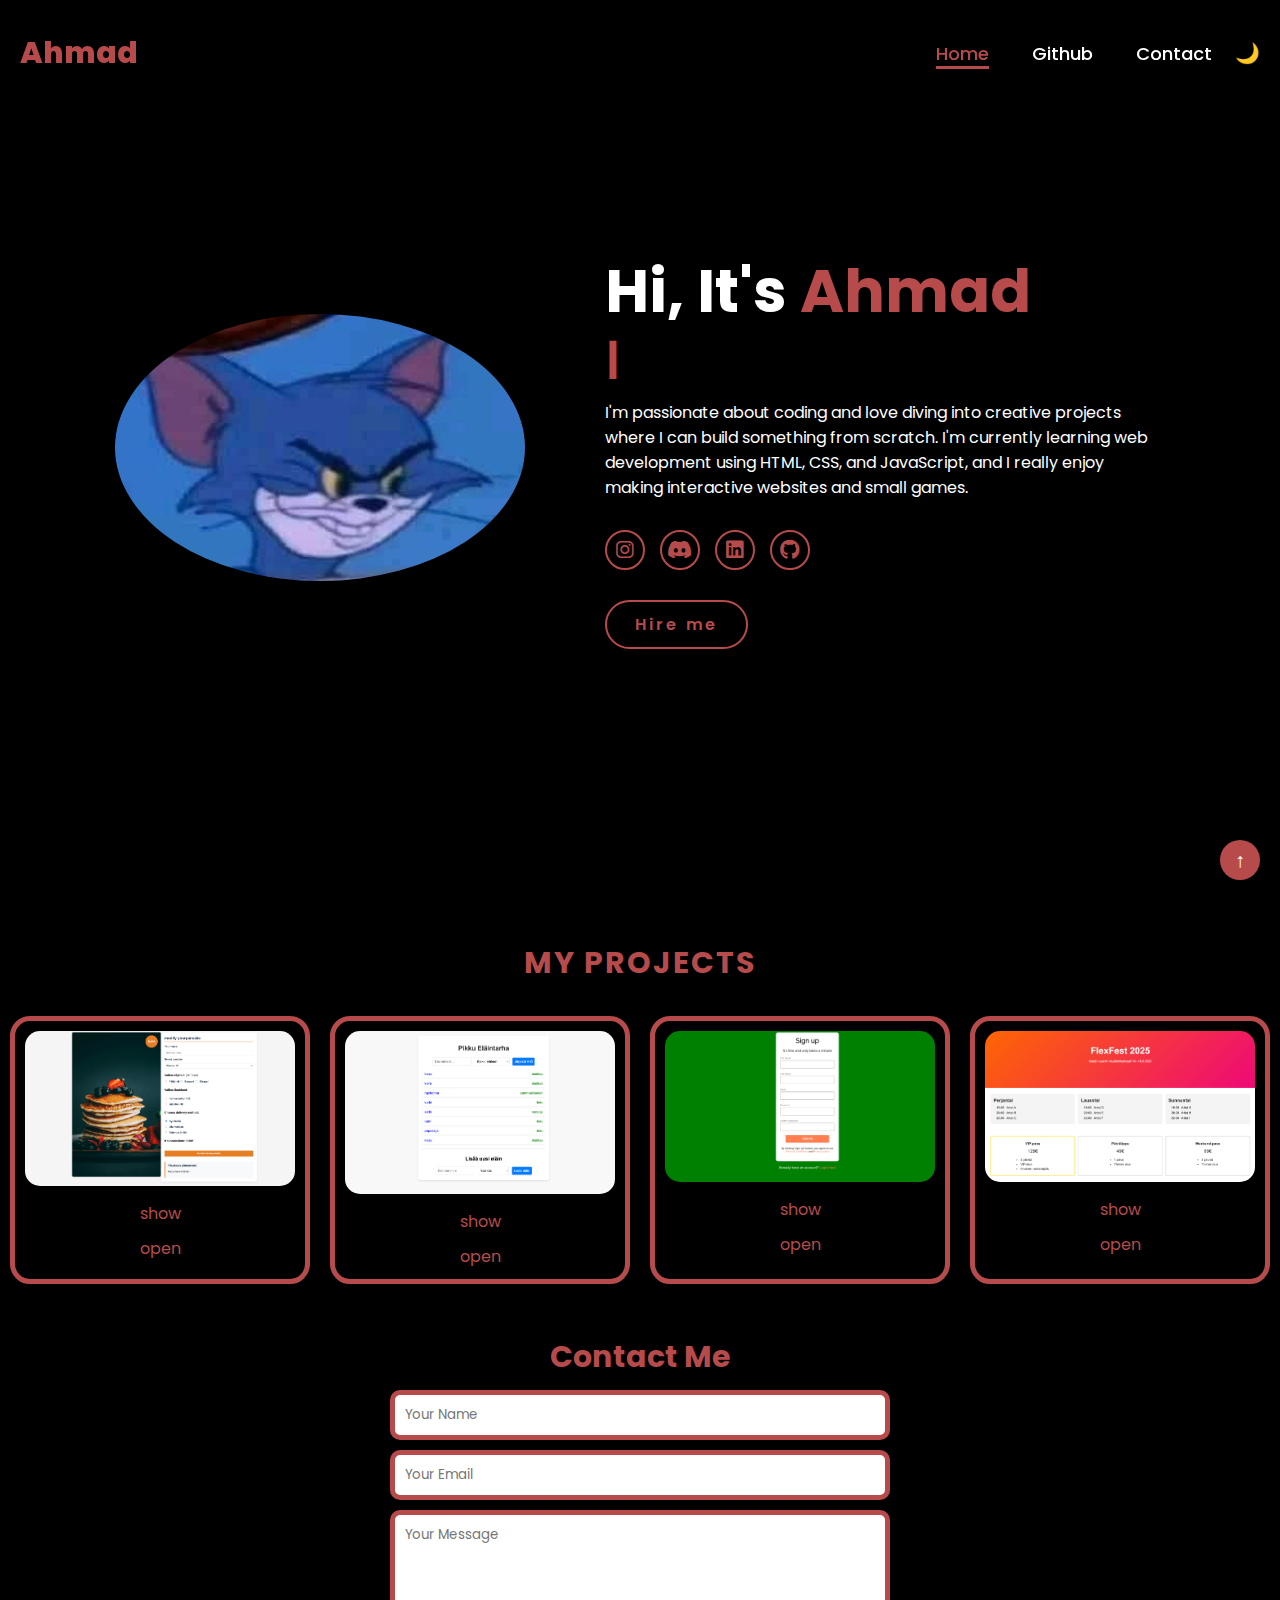
<file: index.html>
<!DOCTYPE html>
<html lang="en">
  <head>
    <meta charset="UTF-8" />
    <meta name="viewport" content="width=device-width, initial-scale=1.0" />
    <link rel="icon" href="favicon.ico" type="image/x-icon" />
    <link
      rel="stylesheet"
      href="https://cdnjs.cloudflare.com/ajax/libs/font-awesome/6.7.2/css/all.min.css"
    />
    <link rel="stylesheet" href="style.css" />
    <link rel="stylesheet" href="picStyle.css" />
    <title>Portfolio Website</title>
  </head>
  <body>
    <header>
      <button id="menuToggle">☰</button>

      <a href="/index.html" class="logo">Ahmad</a>

      <nav>
        <a href="/index.html" class="active"> Home</a>
        <a href="https://github.com/Iflix0fox" target="_blank">Github</a>

        <a href="#contact">Contact</a>
        <button id="themeToggle">🌙</button>
      </nav>
    </header>

    <section class="home">
      <div class="home-img">
        <img src="./images/FB_IMG_1575885496693.jpg" alt="" />
      </div>

      <div class="home-content">
        <h1>Hi, It's <span>Ahmad</span></h1>
        <h3 class="typing-text">
          <span id="typed-text"></span><span class="cursor">|</span>
        </h3>

        <p>
          I'm passionate about coding and love diving into creative projects
          where I can build something from scratch. I'm currently learning web
          development using HTML, CSS, and JavaScript, and I really enjoy making
          interactive websites and small games.
        </p>

        <div class="social-icons">
          <a
            href="https://www.instagram.com/ah.4al?igsh=OWJpcWhiejZ1aXU%3D&utm_source=qr"
            target="_blank"
            ><i id="instagram" class="fa-brands fa-instagram"></i></a
          ><a
            href="https://discordapp.com/users/701776677386059826."
            target="_blank"
            ><i id="discordapp" class="fa-brands fa-discord"></i></a
          ><a
            href="https://www.linkedin.com/in/ahmad-al-azzawi-74bb8b357/"
            target="_blank"
            ><i class="fa-brands fa-linkedin"></i></a
          ><a href="https://github.com/Iflix0fox" target="_blank"
            ><i class="fa-brands fa-github"></i
          ></a>
        </div>

        <a href="#" class="btn">Hire me</a>
      </div>
    </section>

    <h1 class="myPorject">My projects</h1>
    <div class="galleria">
      <div class="pics">
        <img src="./images/pancake.png" alt="pancake" />
        <div class="links">
          <a href="#" class="open-modal" data-modal="modal1">show</a>
          <a href="./projects/pancake/index.html" target="_blank">open</a>
        </div>
      </div>

      <div class="pics">
        <img src="./images/zoo.png" alt="zoo" />
        <div class="links">
          <a href="#" class="open-modal" data-modal="modal2">show</a>
          <a href="./projects/zoo/index.html" target="_blank">open</a>
        </div>
      </div>

      <div class="pics">
        <img src="./images/signUp.png" alt="signup" />
        <div class="links">
          <a href="#" class="open-modal" data-modal="modal3">show</a>
          <a href="./projects/signUp/inex.html" target="_blank">open</a>
        </div>
      </div>

      <div class="pics">
        <img src="./images/flexFest.png" alt="flexfest" />
        <div class="links">
          <a href="#" class="open-modal" data-modal="modal4">show</a>
          <a href="./projects/flexFest/index.html" target="_blank">open</a>
        </div>
      </div>
    </div>

    <!-- All modals in one container -->
    <div class="modals">
      <div class="modal" id="modal1">
        <div class="modal-content">
          <span class="close">&times;</span>
          <h2>Pancake Project</h2>
          <p>Details about the Pancake project...</p>
          <img src="./images/pancake.png" alt="pancake" />
        </div>
      </div>

      <div class="modal" id="modal2">
        <div class="modal-content">
          <span class="close">&times;</span>
          <h2>Zoo Project</h2>
          <p>Details about the Zoo project...</p>
          <img src="./images/zoo.png" alt="zoo" />
        </div>
      </div>

      <div class="modal" id="modal3">
        <div class="modal-content">
          <span class="close">&times;</span>
          <h2>Sign up Project</h2>
          <p>Details about the sign up project...</p>
          <img src="./images/signUp.png" alt="zoo" />
        </div>
      </div>

      <div class="modal" id="modal4">
        <div class="modal-content">
          <span class="close">&times;</span>
          <h2>Flex fest Project</h2>
          <p>Details about the Flex fest project...</p>
          <img src="./images/flexFest.png" alt="zoo" />
        </div>
      </div>
    </div>

    <section id="contact">
      <h1>Contact Me</h1>
      <form action="https://formspree.io/f/xkgvrwkd" method="POST">
        <input type="text" name="name" placeholder="Your Name" required />
        <input type="email" name="email" placeholder="Your Email" required />
        <textarea
          name="message"
          rows="5"
          placeholder="Your Message"
          required
        ></textarea>
        <button type="submit">Send</button>
      </form>
      <p id="formMessage" style="display: none; color: #b74b4b">
        Thanks! I will contact you soon.
      </p>
    </section>

    <button id="backToTop">↑</button>

    <script src="script.js"></script>
  </body>
</html>
</file>
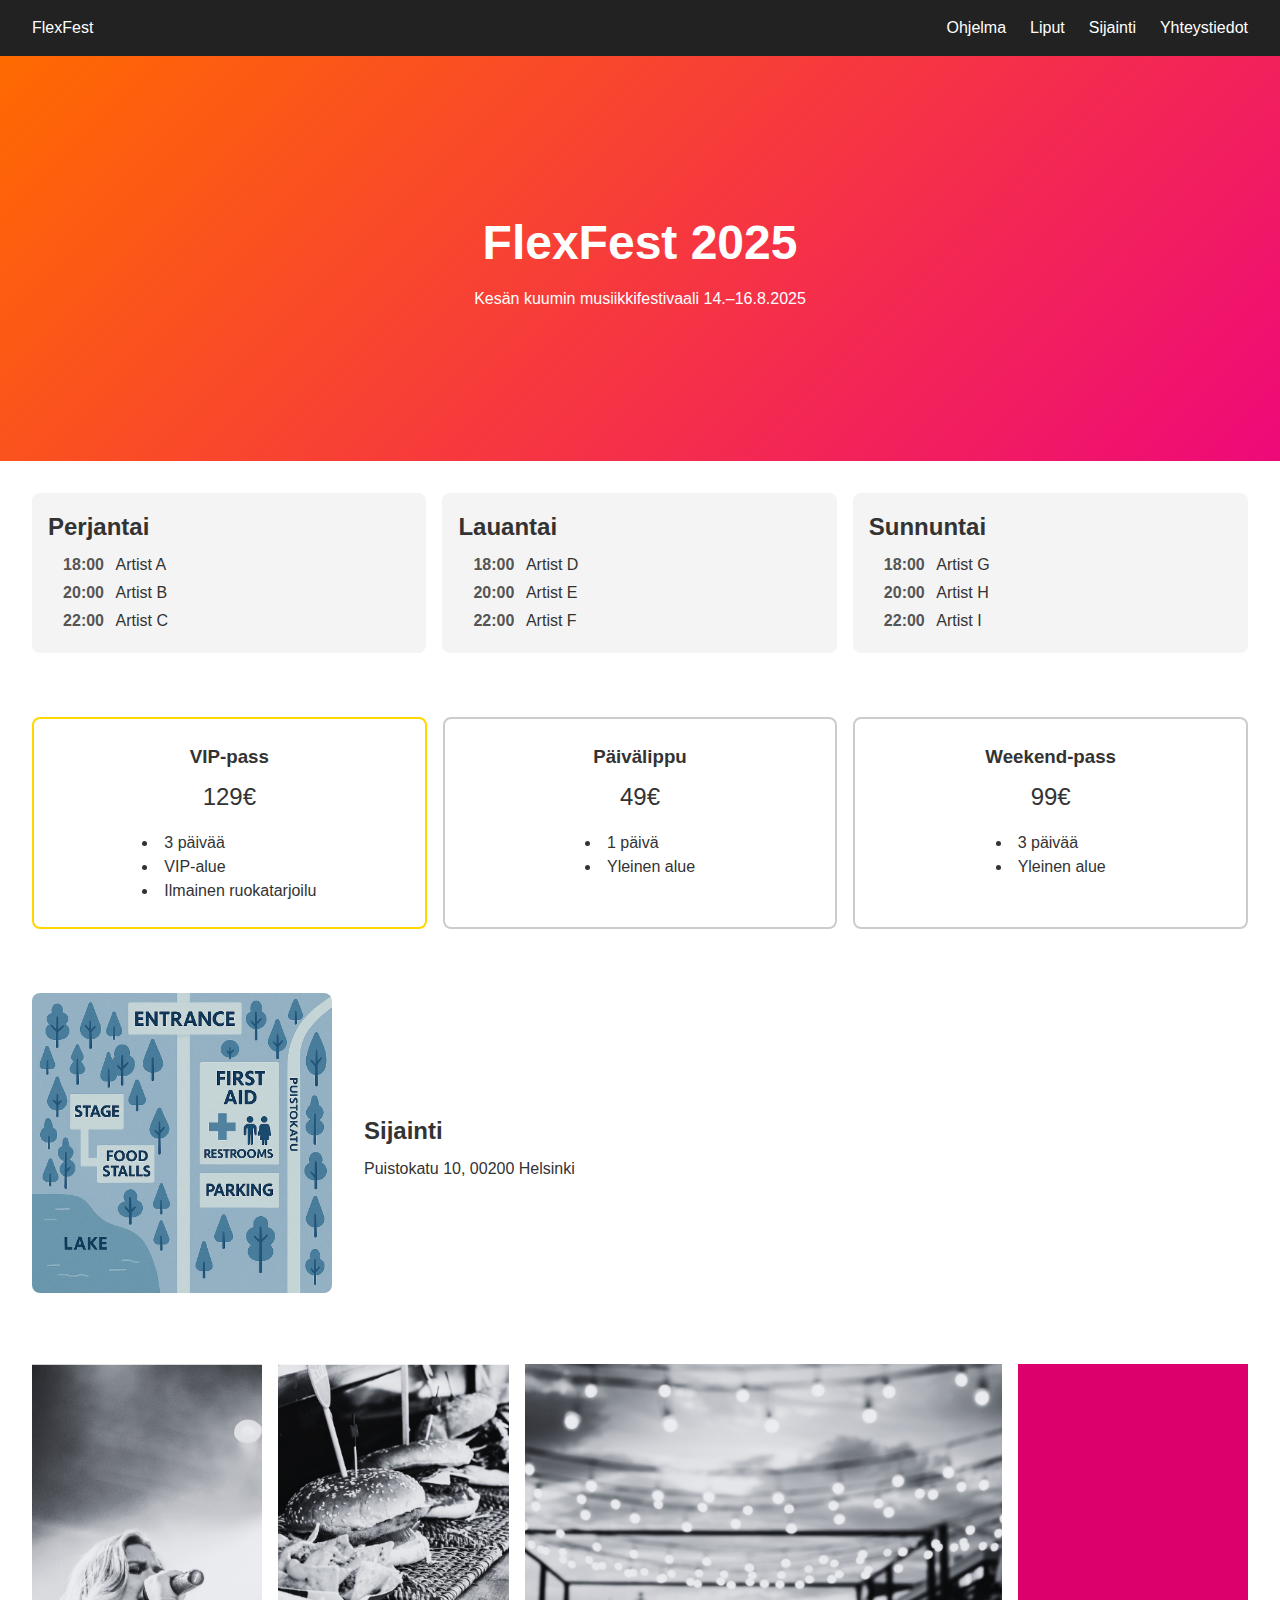
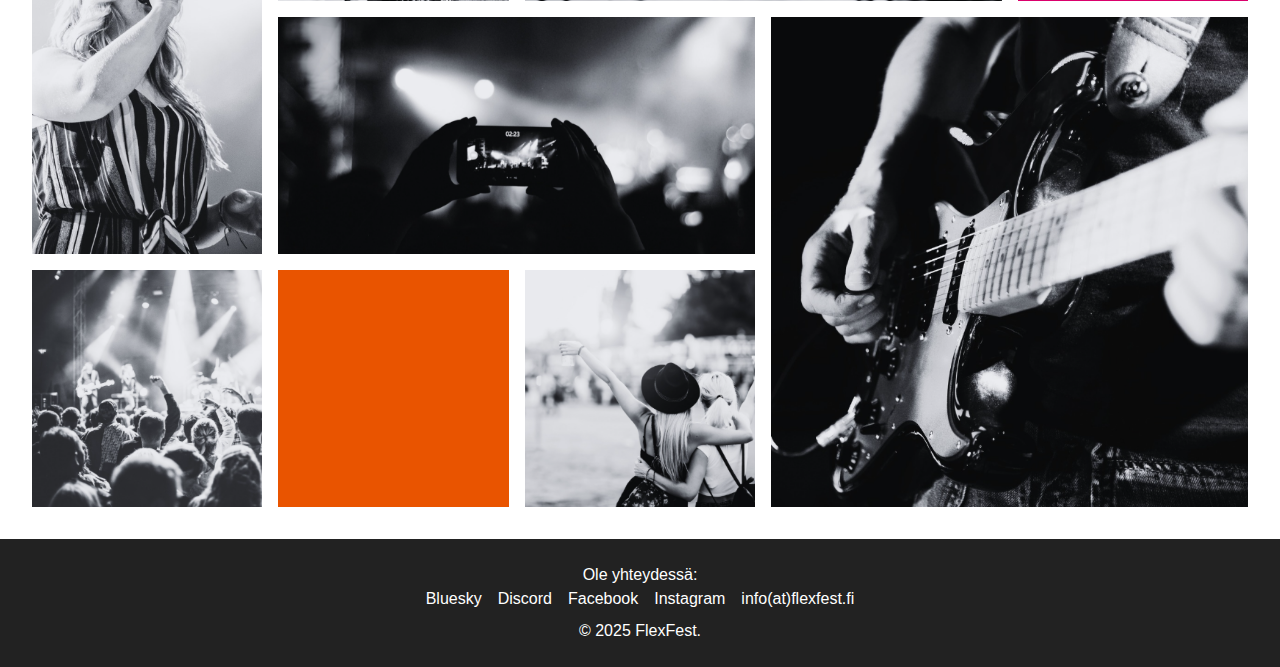
<file: projects/flexFest/index.html>
<!DOCTYPE html>
<html lang="fi">
  <head>
    <meta charset="UTF-8" />
    <meta name="viewport" content="width=device-width, initial-scale=1.0" />
    <title>FlexFest 2025</title>
    <link rel="stylesheet" href="styles.css" />
  </head>
  <body>
    <!-- HEADER & NAV -->
    <header class="header">
      <div class="logo">FlexFest</div>
      <nav class="nav">
        <a href="#ohjelma">Ohjelma</a>
        <a href="#liput">Liput</a>
        <a href="#sijainti">Sijainti</a>
        <a href="#yhteys">Yhteystiedot</a>
      </nav>
    </header>

    <main>
      <!-- HERO -->
      <section class="hero">
        <h1>FlexFest 2025</h1>
        <p>Kesän kuumin musiikkifestivaali 14.–16.8.2025</p>
      </section>

      <!-- OHJELMAKALENTERI -->
      <section id="ohjelma" class="calendar">
        <article class="day-card">
          <h2>Perjantai</h2>
          <div class="artist"><span class="time">18:00</span> Artist A</div>
          <div class="artist"><span class="time">20:00</span> Artist B</div>
          <div class="artist"><span class="time">22:00</span> Artist C</div>
        </article>
        <article class="day-card">
          <h2>Lauantai</h2>
          <div class="artist"><span class="time">18:00</span> Artist D</div>
          <div class="artist"><span class="time">20:00</span> Artist E</div>
          <div class="artist"><span class="time">22:00</span> Artist F</div>
        </article>
        <article class="day-card">
          <h2>Sunnuntai</h2>
          <div class="artist"><span class="time">18:00</span> Artist G</div>
          <div class="artist"><span class="time">20:00</span> Artist H</div>
          <div class="artist"><span class="time">22:00</span> Artist I</div>
        </article>
      </section>

      <!-- LIPPUPAKETIT -->
      <section id="liput" class="tickets">
        <article class="ticket-card">
          <h3>Päivälippu</h3>
          <p>49€</p>
          <ul>
            <li>1 päivä</li>
            <li>Yleinen alue</li>
          </ul>
        </article>
        <article class="ticket-card vip">
          <h3>VIP-pass</h3>
          <p>129€</p>
          <ul>
            <li>3 päivää</li>
            <li>VIP-alue</li>
            <li>Ilmainen ruokatarjoilu</li>
          </ul>
        </article>
        <article class="ticket-card">
          <h3>Weekend-pass</h3>
          <p>99€</p>
          <ul>
            <li>3 päivää</li>
            <li>Yleinen alue</li>
          </ul>
        </article>
      </section>

      <!-- SIJAINTI -->
      <section id="sijainti" class="location">
        <aside class="map">
          <img src="festivaalialue.png" alt="Kartta festivaalialueesta" />
        </aside>
        <div class="address">
          <h2>Sijainti</h2>
          <p>Puistokatu 10, 00200 Helsinki</p>
        </div>
      </section>
    </main>

    <!-- FOOTER -->
    <section class="colloction">
      <section class="colection">
        <img src="./kuvat/kuva1.png" class="images size_1x2" alt="kuva" />
        <img src="./kuvat/kuva2.png" class="images size_1x1" alt="kuva" />
        <img src="./kuvat/kuva3.png" class="images size_2x1" alt="kuva" />
        <img src="./kuvat/kuva4.png" class="images size_1x1" alt="kuva" />
        <img src="./kuvat/kuva5.png" class="images size_2x1" alt="kuva" />
        <img src="./kuvat/kuva6.png" class="images size_2x2" alt="kuva" />
        <img src="./kuvat/kuva7.png" class="images size_1x1" alt="kuva" />
        <img src="./kuvat/kuva8.png" class="images size_1x1" alt="kuva" />
        <img src="./kuvat/kuva9.png" class="images size_1x1" alt="kuva" />
      </section>
    </section>
    <footer class="footer" id="yhteys">
      Ole yhteydessä:
      <div class="social">
        <a href="#">Bluesky </a>
        <a href="#">Discord</a>
        <a href="#">Facebook</a>
        <a href="#">Instagram</a>
        <a href="#">info(at)flexfest.fi</a>
      </div>
      <p>© 2025 FlexFest.</p>
    </footer>
  </body>
</html>
</file>
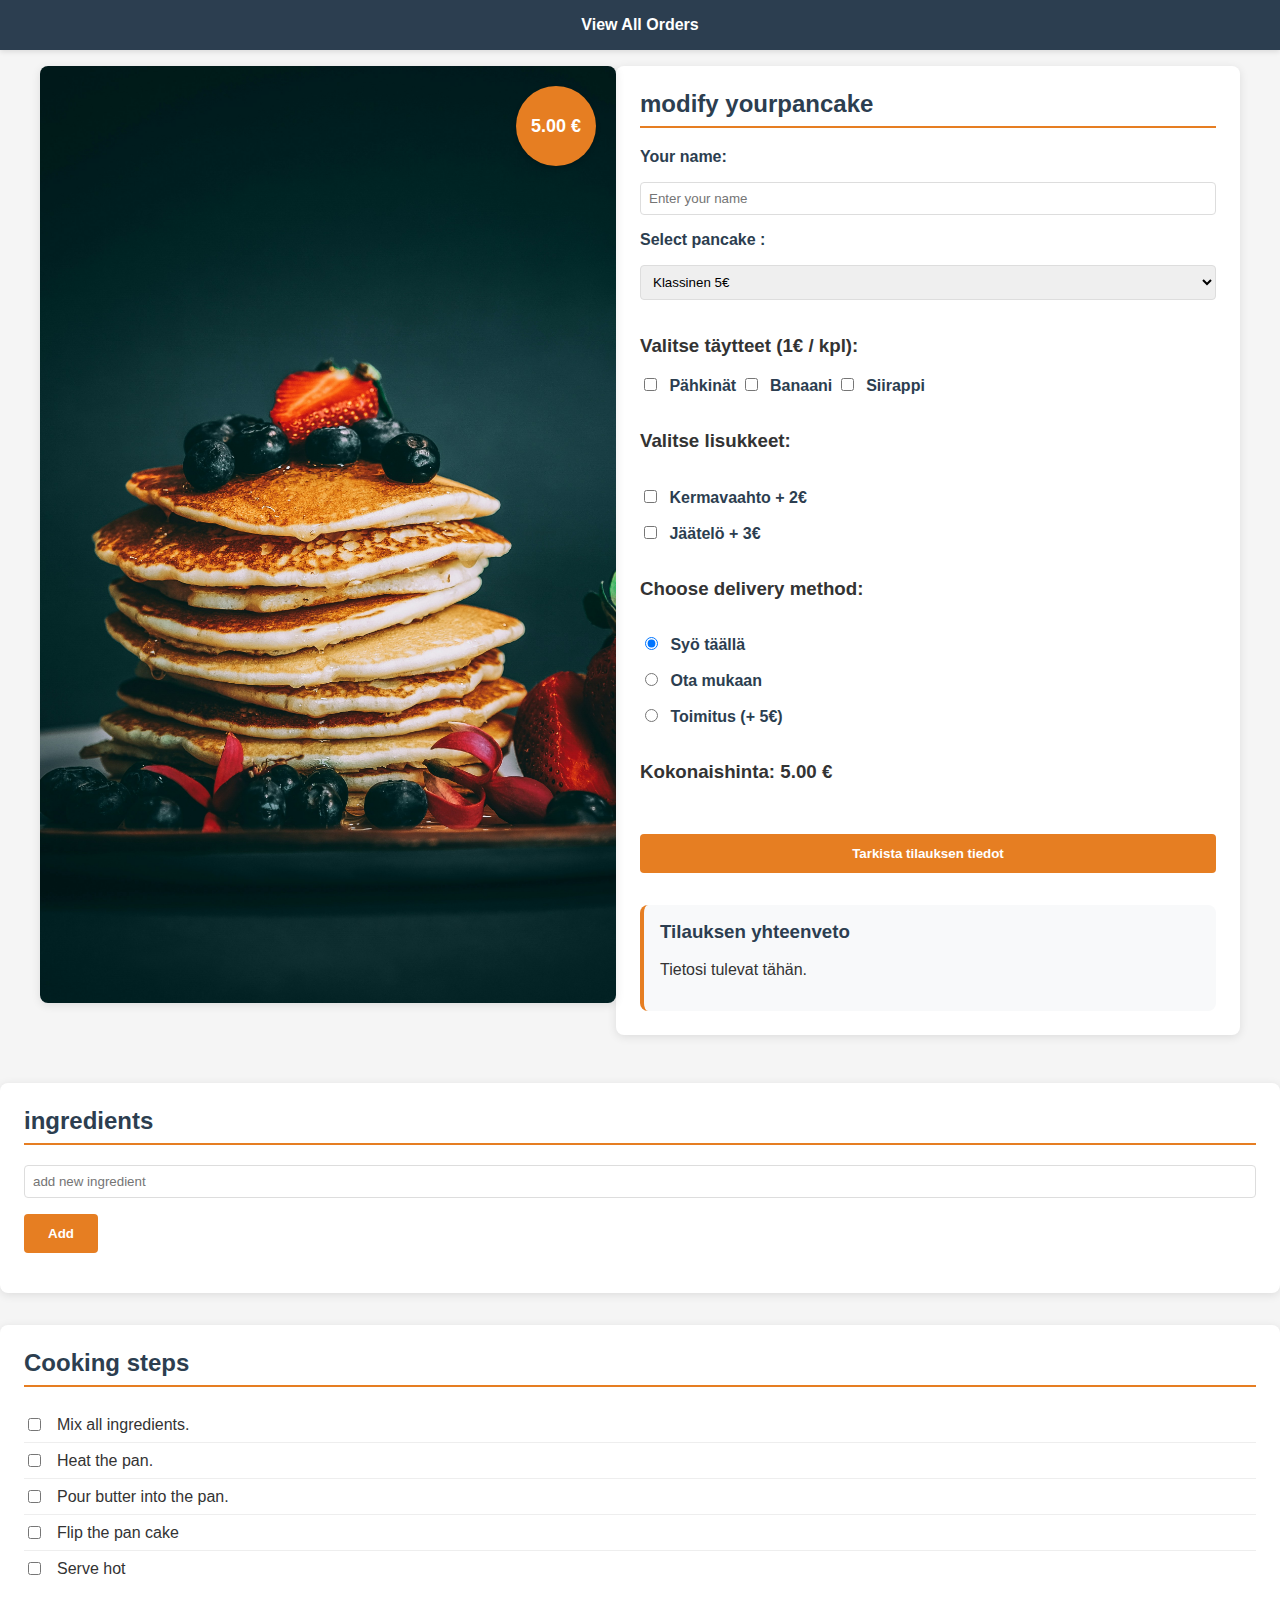
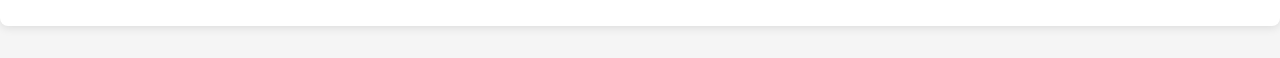
<file: projects/pancake/index.html>
<!DOCTYPE html>
<html lang="en">
  <head>
    <meta charset="UTF-8" />
    <title>Tilaa pannukakku</title>
    <link rel="stylesheet" href="style.css" />
  </head>
  <body>
    <nav>
      <a href="./orders/oerders.html">View All Orders</a>
    </nav>
    <main>
      <div class="container">
        <div class="image-container">
          <img src="pancake.jpeg" alt="Delicious pancakes" />
          <div class="price-banner"><span id="totalPrice">5.00€</span></div>
        </div>

        <div class="form-container">
          <h2>modify yourpancake</h2>

          <form id="pancakeForm">
            <!-- Asiakkaan nimi -->
            <label for="customerName">Your name:</label>
            <input
              type="text"
              id="customerName"
              placeholder="Enter your name"
            />

            <!-- Pannukakun tyyppi -->
            <label for="type">Select pancake :</label>
            <select id="type">
              <option data-price="5">Klassinen 5€</option>
              <option data-price="6">Suklaa 6€</option>
              <option data-price="7">Mustikka 7€</option>
            </select>

            <!-- Täytteet -->
            <div id="Täytteet">
              <h3>Valitse täytteet (1€ / kpl):</h3>
              <label
                ><input type="checkbox" class="topping" data-price="1" />
                Pähkinät
              </label>
              <label
                ><input type="checkbox" class="topping" data-price="1" />
                Banaani
              </label>
              <label
                ><input type="checkbox" class="topping" data-price="1" />
                Siirappi
              </label>
            </div>

            <!-- Lisukkeet -->
            <h3>Valitse lisukkeet:</h3>
            <label
              ><input type="checkbox" class="extra" data-price="2" />
              Kermavaahto + 2€</label
            >
            <label
              ><input type="checkbox" class="extra" data-price="3" /> Jäätelö +
              3€</label
            >

            <!-- Toimitustapa -->
            <h3>Choose delivery method:</h3>
            <label
              ><input
                type="radio"
                name="delivery"
                class="delivery"
                data-price="0"
                checked
              />
              Syö täällä</label
            >
            <label
              ><input
                type="radio"
                name="delivery"
                class="delivery"
                data-price="0"
              />
              Ota mukaan</label
            >
            <label
              ><input
                type="radio"
                name="delivery"
                class="delivery"
                data-price="5"
              />
              Toimitus (+ 5€)</label
            >

            <!-- Kokonaishinnan näyttäminen -->
            <h3>Kokonaishinta: <span id="totalPriceDisplay">5.00€</span></h3>

            <!-- Tarkista tilaus -nappi -->
            <button type="button" id="seeOrder">
              Tarkista tilauksen tiedot
            </button>
          </form>

          <!-- Tilauksen yhteenvedon esittäminen -->
          <div id="orderSummary">
            <h3>Tilauksen yhteenveto</h3>
            <p id="summaryText">Tietosi tulevat tähän.</p>
          </div>
        </div>
      </div>
    </main>
    <section id="ingredients">
      <h2>ingredients</h2>

      <ul id="ingredientList"></ul>
      <input type="text" id="newIngredient" placeholder="add new ingredient" />
      <button id="addIngredient">Add</button>

      <p
        id="orderMessage"
        style="color: green; font-weight: bold; margin-top: 10px"
      ></p>
    </section>

    <section id="steps">
      <h2>Cooking steps</h2>
      <ul>
        <li><input type="checkbox" /><span>Mix all ingredients.</span></li>
        <li><input type="checkbox" /><span>Heat the pan.</span></li>
        <li><input type="checkbox" /><span>Pour butter into the pan.</span></li>
        <li><input type="checkbox" /><span>Flip the pan cake</span></li>
        <li><input type="checkbox" /><span>Serve hot</span></li>
      </ul>
    </section>

    <script src="script.js"></script>
  </body>
</html>
</file>
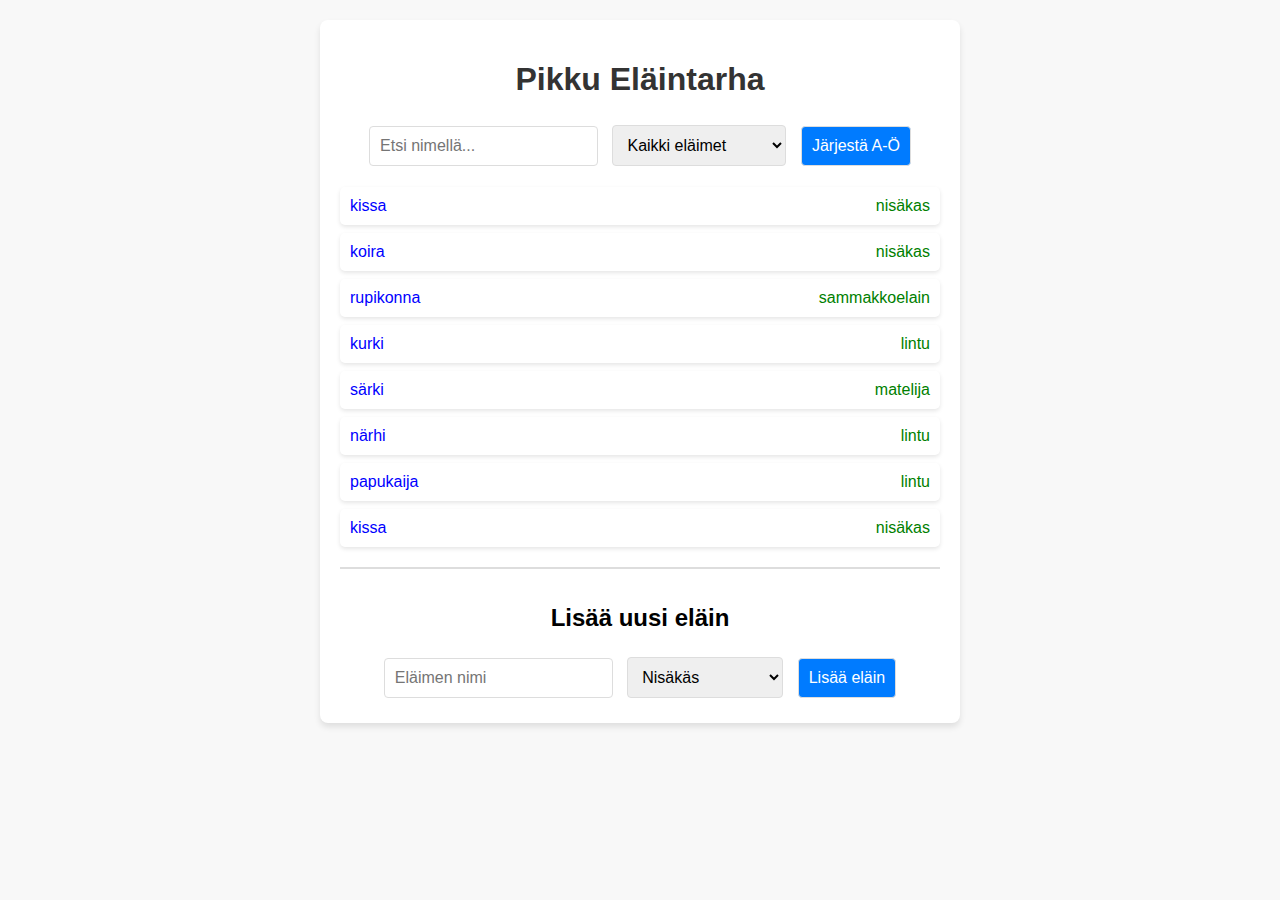
<file: projects/zoo/index.html>
<!DOCTYPE html>
<html lang="fi">
  <head>
    <meta charset="UTF-8" />
    <meta name="viewport" content="width=device-width, initial-scale=1.0" />
    <title>Pikku Eläintarha</title>
    <link rel="icon" href="favicon.png" type="image/png" />
    <link rel="stylesheet" href="style.css" />
    <script src="script.js" defer></script>
  </head>
  <body>
    <div class="container">
      <h1>Pikku Eläintarha</h1>

      <!-- Haku ja suodatus osio -->
      <div class="controls">
        <input type="text" id="searchAnimal" placeholder="Etsi nimellä..." />
        <select id="filterType">
          <option value="kaikki">Kaikki eläimet</option>
          <option value="nisäkäs">Nisäkkäät</option>
          <option value="lintu">Linnut</option>
          <option value="matelija">Matelijat</option>
          <option value="sammakkoeläin">Sammakkoeläimet</option>
          <option value="kala">Kalat</option>
        </select>
        <button id="sortAnimals">Järjestä A-Ö</button>
      </div>

      <!-- Eläinten listanäkymä -->
      <ul id="animalList"></ul>

      <!-- Uuden eläimen lisääminen -->
      <div class="add-animal">
        <h2>Lisää uusi eläin</h2>
        <input type="text" id="newAnimalName" placeholder="Eläimen nimi" />
        <select id="newAnimalType">
          <option value="Nisäkäs">Nisäkäs</option>
          <option value="Lintu">Lintu</option>
          <option value="Matelija">Matelija</option>
          <option value="Sammakkoeläin">Sammakkoeläin</option>
          <option value="Kala">Kala</option>
        </select>
        <button id="addAnimal">Lisää eläin</button>
      </div>
    </div>
  </body>
</html>
</file>
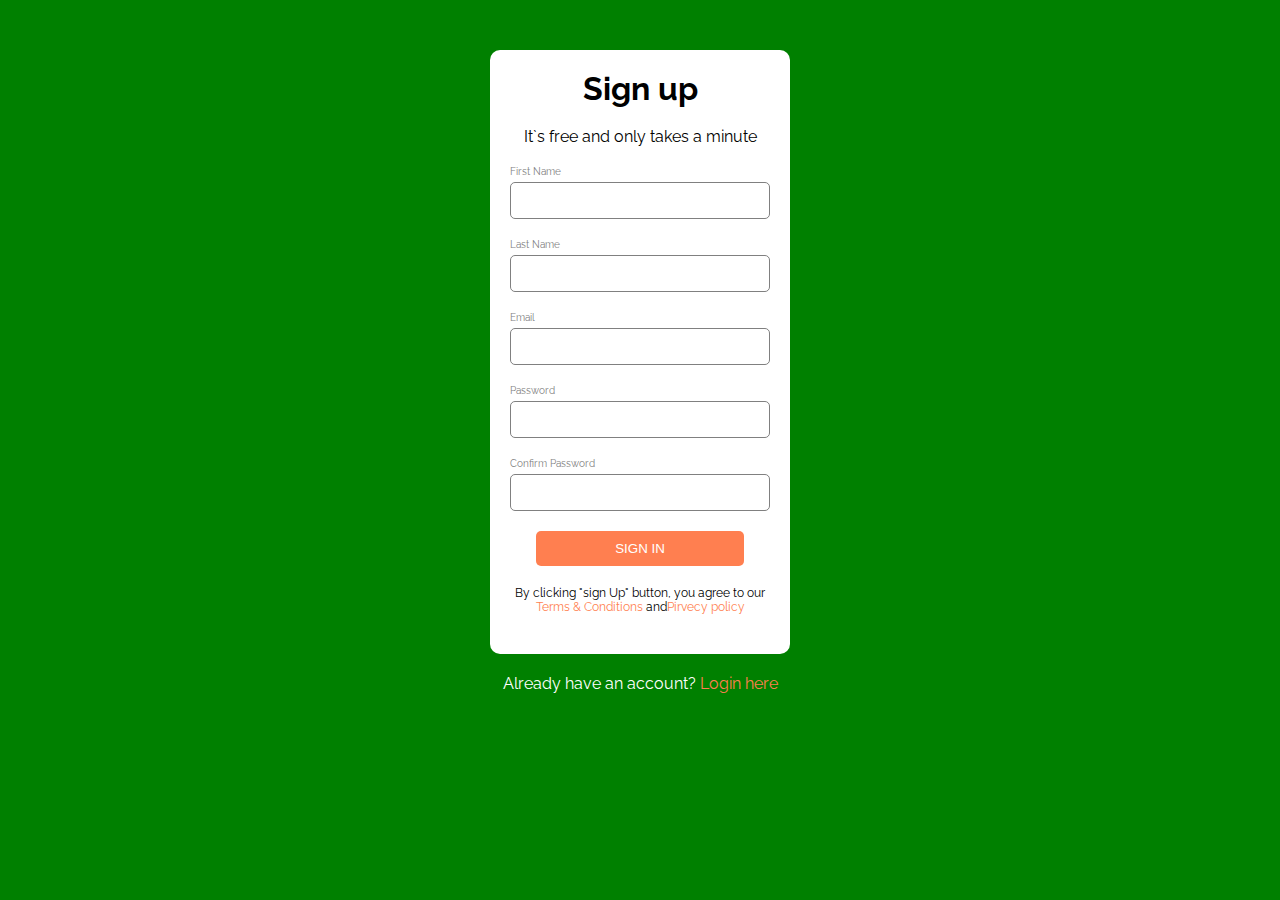
<file: projects/signUp/inex.html>
<!DOCTYPE html>
<html lang="en">
  <head>
    <meta charset="UTF-8" />
    <meta name="viewport" content="width=device-width, initial-scale=1.0" />
    <title>Document</title>

    <link rel="stylesheet" href="styles.css" />

    <link rel="preconnect" href="https://fonts.googleapis.com" />
    <link rel="preconnect" href="https://fonts.gstatic.com" crossorigin />
    <link
      href="https://fonts.googleapis.com/css2?family=Raleway:ital@0;1&display=swap"
      rel="stylesheet"
    />
  </head>
  <body>
    <main>
      <div class="div1">
        <form action="/submit" method="POST" class="form">
          <h1>Sign up</h1>
          <p>It`s free and only takes a minute</p>
          <div class="form">
            <label for="firstname">First Name</label>
            <input type="text" name="firstname" id="lastname" required />

            <label for="lastname">Last Name</label>
            <input type="text" name="lastname" id="firstname" required />

            <label for="email">Email</label>
            <input type="email" name="email" id="email" required />

            <label for="password">Password</label>
            <input type="password" name="password" id="password" required />

            <label for="confpassword">Confirm Password</label>
            <input
              type="password"
              name="confpassword"
              id="confpassword"
              required
            />

            <button>Sign in</button>

            <p id="terms">
              By clicking "sign Up" button, you agree to our
              <a
                href="https://media1.tenor.com/m/bgBQwUxX8VkAAAAd/cat-meme-laughing-gif.gif"
                target="_blank"
                >Terms & Conditions</a
              >
              and<a
                href="https://media1.tenor.com/m/bgBQwUxX8VkAAAAd/cat-meme-laughing-gif.gif"
                target="_blank"
                >Pirvecy policy</a
              >
            </p>
          </div>
        </form>
      </div>
      <p id="haveAccount">
        Already have an account?
        <a
          href="https://media1.tenor.com/m/bgBQwUxX8VkAAAAd/cat-meme-laughing-gif.gif"
          target="_blank"
        >
          Login here</a
        >
      </p>
    </main>
  </body>
</html>
</file>
<file: style.css>
@import url("https://fonts.googleapis.com/css2?family=Poppins:wght@100;200;300;400;500;600&display=swap");

* {
  margin: 0;
  padding: 0;
  box-sizing: border-box;
  text-decoration: none;
  border: none;
  outline: none;
  font-family: "Poppins", sans-serif;
}

html {
  font-size: 62.5%;
}

body {
  width: 100%;
  height: 100vh;
  overflow-x: hidden;
  background-color: black;
  color: white;
  transition: background-color 0.3s ease, color 0.3s ease;
}

header {
  margin-top: 20px;
  position: fixed;
  top: 0;
  left: 0;
  width: 100%;
  padding: 1rem 2rem;
  background-color: transparent;
  filter: drop-shadow(10px);
  display: flex;
  justify-content: space-between;
  align-items: center;
  z-index: 100;
}

/* Hide by default (desktop) */
#menuToggle {
  display: none;
  font-size: 2.5rem;
  background: transparent;
  border: none;
  cursor: pointer;
  color: #b74b4b; /* match your theme */
}

body.light {
  background-color: white;
  color: black;
}

body.light .btn,
body.light .social-icons a {
  color: #b74b4b;
  border-color: #b74b4b;
}

body.light header {
  background-color: transparent;
  /* keep drop-shadow if you want the text slightly lifted */
  filter: drop-shadow(0 0 5px #b74b4b);
}

body.light {
  background-color: white;
  color: black;
}

body.light .logo {
  color: #b74b4b;
}

body.light nav a {
  color: black;
}

body.light nav a:hover,
body.light nav a.active {
  color: #b74b4b;
  border-bottom: 3px solid #b74b4b;
}

body.light .home-content h1,
body.light .home-content h3,
body.light .home-content p {
  color: black;
}

body.light span {
  color: #b74b4b;
}

body.light .social-icons a {
  color: #b74b4b;
  border-color: #b74b4b;
}

body.light .btn {
  color: #b74b4b;
  background-color: white;
  border-color: #b74b4b;
}

body.light .btn:hover {
  color: white;
  background-color: #b74b4b;
  box-shadow: 0 0 25px #b74b4b;
}

body.light #contact button:hover {
  color: white; /* text turns white */
  background-color: #b74b4b; /* same red as dark mode */
  box-shadow: 0 0 50px #b74b4b;
}

.logo {
  font-size: 3rem;
  color: #b74b4b;
  font-weight: 800;
  cursor: pointer;
  transition: 0.5s ease;
}

.logo:hover {
  transform: scale(1.1);
}

nav a {
  font-size: 1.8rem;
  color: white;
  margin-left: 4rem;
  font-weight: 500;
  transition: 0.3s ease;
  border-bottom: 3px solid transparent;
}

nav a:hover,
nav a.active {
  color: #b74b4b;
  border-bottom: 3px solid #b74b4b;
}

nav #themeToggle {
  font-size: 2rem;
  margin-left: 2rem;
  background: transparent;
  border: none;
  cursor: pointer;
}

@media (max-width: 995px) {
  #menuToggle {
    display: block;
  }

  nav {
    position: absolute;
    display: none;
    top: 0;
    right: 0;
    width: 40%;
    border-left: 3px solid #b74b4b;
    border-bottom: 3px solid #b74b4b;
    border-bottom-left-radius: 2rem;
    padding: 1rem solid;
    background-color: #161616;
    border-top: 0.1rem solid rgba(0, 0, 0, 0.1);
  }

  nav.active {
    display: block;
  }

  nav a {
    display: block;
    font-size: 2rem;
    margin: 3rem 0;
  }

  nav a:hover,
  nav a.active {
    padding: 1rem;
    border-radius: 0.5rem;
    border-bottom: 0.5rem solid #b74b4b;
  }
}

section {
  min-height: 100vh;
  padding: 5rem 9% 5rem;
}

.home {
  display: flex;
  justify-content: center;
  align-items: center;
  gap: 8rem;
  background-color: black;
  transition: background-color 0.3s ease;
}

body.light .home {
  background-color: white;
}

body.light .home-content h1,
body.light .home-content h3,
body.light .home-content p {
  color: black;
}

body.light .home-content span {
  color: #b74b4b; /* keep your accent color */
}

.home .home-content h1 {
  font-size: 6rem;
  font-weight: 700;
  line-height: 1.3;
}

span {
  color: #b74b4b;
}

.cursor {
  display: inline-block;
  font-weight: bold;
  font-size: 4rem;
  color: #b74b4b;
  margin-left: 2px;
}

.home-content h3 {
  font-size: 4rem;
  margin-bottom: 1rem;
  font-weight: 700;
}

.home-content p {
  font-size: 1.6rem;
}

.home-img {
  border-radius: 50%;
}

.home-img img {
  position: relative;
  width: 32vw;
  border-radius: 50%;
  box-shadow: 0 0 25px solid #b74b4b;
  cursor: pointer;
  transition: 0.2s linear;
}

.home-img img:hover {
  font-size: 1.8rem;
  font-weight: 500;
}

.social-icons a {
  display: inline-flex;
  justify-content: center;
  align-items: center;
  width: 4rem;
  height: 4rem;
  background-color: transparent;
  border: 0.2rem solid #b74b4b;
  font-size: 2rem;
  border-radius: 50%;
  margin: 3rem 1.5rem 3rem 0;
  transition: 0.3s ease;
  color: #b74b4b;
}

.social-icons a:hover {
  color: black;
  transform: scale(1.3) translateY(-5px);
  background-color: #b74b4b;
  box-shadow: 0 0 25px #b74b4b;
}

.btn {
  display: inline-block;
  padding: 1rem 2.8rem;
  background-color: black;
  border-radius: 4rem;
  font-size: 1.6rem;
  color: #b74b4b;
  letter-spacing: 0.3rem;
  font-weight: 600;
  border: 2px solid #b74b4b;
  transition: 0.3s ease;
  cursor: pointer;
}

.btn:hover {
  transform: scale3d(1.03);
  background-color: #b74b4b;
  color: black;
  box-shadow: 0 0 25px #b74b4b;
}

/* .typing-text {
  font-size: 34px;
  font-weight: 600;
  min-width: 280px;
}

.typing-text span {
  position: relative;
}

.typing-text span::before {
  content: "software Developer";
  color: #b74b4b;
  animation: words 20s infinite;
}

.typing-text span::after {
  content: "";
  background-color: black;
  position: absolute;
  width: calc(100% + 8px);
  height: 100%;
  border-left: 3px solid black;
  right: -8;
  animation: cursor 0.6s infinite;
} */

@keyframes cursor {
  to {
    border-left: 3px solid #b74b4b;
  }
}

/* @keyframes words {
  0%,
  16% {
    content: "Web Developer";
  }
  17%,
  33% {
    content: "Web Designer";
  }
  34%,
  50% {
    content: "Web Developer";
  }
  51%,
  66% {
    content: "Web Designer";
  }
  67%,
  83% {
    content: "Web Developer";
  }
  84%,
  100% {
    content: "Web Designer";
  }
} */

@media (max-width: 1000px) {
  .home {
    gap: 4rem;
  }
}

@media (max-width: 995px) {
  .home {
    flex-direction: column;
    margin: 5rem 4rem;
  }

  .home .home-content h3 {
    font-size: 2.5rem;
  }

  .home-content h1 {
    font-size: 5rem;
  }

  .home-img img {
    width: 70vw;
    margin-top: 4rem;
  }
}

.myPorject {
  text-align: center; /* center the text */
  font-size: 3rem; /* make it bigger */
  font-weight: 700; /* bold */
  margin: 4rem 0 2rem 0; /* spacing: top 4rem, bottom 2rem */
  color: #b74b4b; /* match your theme color */
  text-transform: uppercase; /* optional: make it uppercase */
  letter-spacing: 0.2rem; /* optional: spacing between letters */
}

body.light .galleria .pics {
  background-color: #f5f5f5; /* light background for images */
}

body.light .btn {
  background-color: white;
  color: #b74b4b;
}

body.light #contact button {
  background-color: white;
  color: #b74b4b;
  border-color: #b74b4b;
}

html {
  scroll-behavior: smooth;
}

.modal {
  display: none; /* important! */
  position: fixed;
  z-index: 1000;
  left: 0;
  top: 0;
  width: 100%;
  height: 100%;
  overflow: auto;
  background-color: rgba(0, 0, 0, 0.7);
}

.modal-content {
  background-color: #fff;
  margin: 10% auto;
  padding: 20px;
  border-radius: 10px;
  width: 80%;
  max-width: 600px;
  position: relative;
}

.modal-content {
  animation: popUp 0.3s ease;
}

.modal .close {
  position: absolute;
  top: 10px;
  right: 15px;
  font-size: 28px;
  cursor: pointer;
}

@keyframes popUp {
  0% {
    transform: scale(0.7);
    opacity: 0;
  }
  100% {
    transform: scale(1);
    opacity: 1;
  }
}

.modal-content img {
  width: 100%; /* make image fill modal width */
  height: auto; /* keep aspect ratio */
  max-height: 70vh; /* optional: prevent image from being taller than viewport */
  border-radius: 10px; /* optional: match modal style */
  object-fit: contain; /* ensure image scales nicely */
  display: block;
  margin: 1rem auto; /* center the image */
}

#contact {
  padding: 50px 20px;
  text-align: center;
}

#contact h1 {
  font-size: 3rem;
  padding-bottom: 10px;
  color: #b74b4b;
}

#contact form {
  display: flex;
  flex-direction: column;
  gap: 10px;
  max-width: 500px;
  margin: auto;
}

#contact input,
#contact textarea {
  padding: 10px;
  border: 1px solid #ccc;
  border-radius: 5px;
  border: 5px solid #b74b4b;
  border-radius: 10px;
}

#contact button {
  background: #333;
  color: white;
  border: none;
  padding: 12px;
  border-radius: 5px;
  cursor: pointer;
  transition: 0.3s;
  border: 5px solid #b74b4b;
}

#contact button:hover {
  color: black;
  background-color: #b74b4b;
  box-shadow: 0 0 50px #b74b4b;
}

#formMessage {
  display: none;
  color: #b74b4b;
  font-weight: bold;
  font-size: 2rem; /* make it bigger */
  margin-top: 1rem;
  text-align: center;
}

#backToTop {
  position: fixed;
  bottom: 2rem;
  right: 2rem;
  width: 4rem;
  height: 4rem;
  font-size: 2rem;
  background: #b74b4b;
  color: white;
  border-radius: 50%;
  cursor: pointer;
  display: none;
  transition: transform 0.3s;
  display: flex;
  justify-content: center;
  align-items: center;
}

#backToTop:hover {
  transform: scale(1.2);
}
</file>
<file: picStyle.css>
/* Galleria container to center and wrap pics */
.galleria {
  display: flex; /* arrange pics in a row */
  flex-wrap: wrap; /* wrap to next line if needed */
  gap: 2rem; /* space between pics */
  justify-content: center; /* center the pics */
  margin-top: 3rem;
}

/* Individual pic cards */
.pics {
  background-color: black;
  padding: 10px;
  border: 5px solid #b74b4b;
  border-radius: 20px;
  transition: transform 0.3s ease, box-shadow 0.3s ease;
  width: 300px; /* fixed width for each card */
  text-align: center; /* center text */
}

/* Make the pic "pop" on hover */
.pics:hover {
  transform: scale(1.05); /* slightly bigger */
  box-shadow: 0 10px 20px rgba(0, 0, 0, 0.3); /* subtle shadow */
}

/* Image inside card */
.pics img {
  width: 100%; /* fills the card width */
  height: auto;
  border-radius: 15px;
}

/* Links inside pic */
.pics a:link,
.pics a:visited {
  display: block;
  margin-top: 10px;
  font-size: 1.6rem;
  text-decoration: none;
  color: #b74b4b;
  width: 100px;
  margin-left: auto;
  margin-right: auto;
}
</file>
<file: projects/flexFest/styles.css>
* {
  box-sizing: border-box;
  margin: 0;
  padding: 0;
}
body {
  font-family: Arial, sans-serif;
  line-height: 1.5;
  color: #333;
}

/* --- Header & nav --- */
.header {
  /* Flexbox-määrittelyt poistettu */
  display: flex;
  justify-content: space-between;
  padding: 1rem 2rem;
  background: #222;
  color: #fff;
}
.nav {
  /* Flexbox-määrittelyt poistettu */
  display: flex;
  justify-content: center;
  gap: 1.5rem; /* navigaation linkkien väli */
}
.nav a {
  color: #fff;
  text-decoration: none;
}

/* --- Hero --- */
.hero {
  /* Flexbox-määrittelyt poistettu */
  display: flex;
  align-items: center;
  justify-content: center;
  flex-direction: column;
  height: 45vh;
  background: linear-gradient(135deg, #ff6a00, #ee0979);
  color: #fff;
  text-align: center;
}
.hero h1 {
  font-size: 3rem;
  margin-bottom: 0.5rem;
}

/* --- Ohjelmakalenteri --- */
.calendar {
  /* Flexbox-määrittelyt poistettu */
  flex-wrap: wrap;
  flex-direction: row;
  display: flex;
  justify-content: center;
  gap: 1rem;
  padding: 2rem;
}
.day-card {
  /* Flex-määrittelyt poistettu */
  flex-grow: 1;
  background: #f4f4f4;
  padding: 1rem;
  border-radius: 0.5rem;
}

.day-card h2 {
  margin-bottom: 0.5rem;
}
.artist {
  margin: 0.25rem 0;

  /* Flex-määrittelyt poistettu */
}

.artist .time {
  display: inline-block;
  width: 3.5rem; /* tilaa ajalle */
  margin-right: 0.5rem;
  font-weight: bold;
  color: #555;
  text-align: right;
}

/* --- Lipputen kortit --- */
.tickets {
  /* Flexbox-määrittelyt poistettu */
  display: flex;
  flex-wrap: wrap;
  flex-direction: row;
  gap: 1rem;
  padding: 2rem;
}
.ticket-card {
  /* Flex-määrittelyt poistettu */
  flex: 1 1 300px;
  display: flex;
  flex-direction: column;
  align-items: center;
  text-align: center;
  padding: 1.5rem;
  border: 2px solid #ccc;
  border-radius: 0.5rem;
}
.ticket-card.vip {
  /* Flex-määrittelyt poistettu */
  border-color: gold;
  flex-grow: 1;
  display: flex;
  flex-direction: column;
  align-items: center;
  text-align: center;
  order: -1;
}
.ticket-card h3 {
  margin-bottom: 0.5rem;
}
.ticket-card p {
  font-size: 1.5rem;
  margin-bottom: 1rem;
}
.ticket-card ul {
  list-style: disc inside;
  text-align: left;
}

/* --- Sijainti & kartta --- */
.location {
  /* Flexbox-määrittelyt poistettu */
  display: flex;
  flex-direction: row;
  align-items: center;
  text-align: center;
  gap: 2rem;
  padding: 2rem;
}
/* Kartan kontaineri vie 1/3 vaakatilasta desktopilla */
.map {
  /* Flex-määrittelyt poistettu */
  flex-basis: 300px;
}
.map img {
  width: 100%;
  height: auto;
  border-radius: 0.5rem;
}
/* Osoiteteksti vie loput tilasta */
.address {
  /* Flex-määrittelyt poistettu */
  text-align: left;
}
.address h2 {
  margin-bottom: 0.5rem;
}

/* --- Footer --- */
.footer {
  /* Flexbox-määrittelyt poistettu */
  display: flex;
  flex-direction: column;
  text-align: center;
  padding: 1.5rem;
  background: #222;
  color: #fff;
}
.social {
  /* Flexbox-määrittelyt poistettu */
  display: flex;
  justify-content: center;
  flex-wrap: wrap;
  gap: 1rem;
  margin-bottom: 0.5rem;
}
.social a {
  color: #fff;
  text-decoration: none;
}

/* Alla oleva on vapaaehtoinen osuus! */

/* --- Responsiivisuus --- */
@media (max-width: 768px) {
  .nav {
    display: none; /* piilota nav mobiilissa */
  }
  /* Flex-määrittelyt poistettu: .calendar, .tickets, .location */

  /* Kartta ja osoite täyttävät koko leveyden mobiilissa */
  .map,
  .address {
    /* Flex-määrittelyt poistettu */
    width: 100%;
  }
}

.colection {
  display: grid;
  grid-template-columns: repeat(5, 1fr);
  grid-template-rows: repeat(3, 1fr);
  gap: 1rem;
  width: 100vw;
  padding: 2rem;
}

.images {
  width: 100%;
  height: 100%;
  object-fit: cover;
}

.size_1x1 {
  grid-column: span 1;
  grid-row: span 1;
}
.size_2x2 {
  grid-column: span 2;
  grid-row: span 2;
}
.size_1x2 {
  grid-column: span 1;
  grid-row: span 2;
}
.size_2x1 {
  grid-column: span 2;
  grid-row: span 1;
}
</file>
<file: projects/pancake/style.css>
/* Global Styles */
body {
  font-family: "Arial", sans-serif;
  margin: 0;
  padding: 0;
  background-color: #f5f5f5;
  color: #333;
}

/* Navigation */
nav {
  background: #2c3e50;
  padding: 1rem;
  text-align: center;
  box-shadow: 0 2px 5px rgba(0, 0, 0, 0.1);
}

nav a {
  color: white;
  text-decoration: none;
  font-weight: bold;
  padding: 0.5rem 1rem;
  border-radius: 4px;
  transition: background-color 0.3s;
}

nav a:hover {
  background-color: #34495e;
}

/* Main Content Layout */
.container {
  display: flex;
  flex-direction: column;
  max-width: 1200px;
  margin: 0 auto;
  padding: 1rem;
}

@media (min-width: 768px) {
  .container {
    flex-direction: row;
  }
}

/* Image Container */
.image-container {
  position: relative;
  flex: 1;
  min-height: 300px;
  margin-bottom: 2rem;
}

.image-container img {
  width: 100%;
  height: 100%;
  object-fit: cover;
  border-radius: 8px;
  box-shadow: 0 2px 10px rgba(0, 0, 0, 0.1);
}

.price-banner {
  position: absolute;
  top: 20px;
  right: 20px;
  background-color: #e67e22;
  color: white;
  border-radius: 50%;
  width: 80px;
  height: 80px;
  display: flex;
  justify-content: center;
  align-items: center;
  font-size: 18px;
  font-weight: bold;
  box-shadow: 0 2px 5px rgba(0, 0, 0, 0.2);
}

/* Form Container */
.form-container {
  flex: 1;
  padding: 1.5rem;
  background: white;
  border-radius: 8px;
  box-shadow: 0 2px 10px rgba(0, 0, 0, 0.1);
}

.form-container h2 {
  color: #2c3e50;
  margin-top: 0;
  border-bottom: 2px solid #e67e22;
  padding-bottom: 0.5rem;
}

/* Form Elements */
form {
  display: flex;
  flex-direction: column;
  gap: 1rem;
}

label {
  font-weight: bold;
  color: #2c3e50;
}

input[type="text"],
select {
  padding: 0.5rem;
  border: 1px solid #ddd;
  border-radius: 4px;
  width: 100%;
  box-sizing: border-box;
}

input[type="checkbox"],
input[type="radio"] {
  margin-right: 0.5rem;
}

button {
  background-color: #e67e22;
  color: white;
  border: none;
  padding: 0.75rem 1.5rem;
  border-radius: 4px;
  cursor: pointer;
  font-weight: bold;
  transition: background-color 0.3s;
  margin-top: 1rem;
}

button:hover {
  background-color: #d35400;
}

/* Order Summary */
#orderSummary {
  margin-top: 2rem;
  padding: 1rem;
  background: #f8f9fa;
  border-radius: 8px;
  border-left: 4px solid #e67e22;
}

#orderSummary h3 {
  margin-top: 0;
  color: #2c3e50;
}

/* Additional Sections */
section {
  margin: 2rem 0;
  padding: 1.5rem;
  background: white;
  border-radius: 8px;
  box-shadow: 0 2px 10px rgba(0, 0, 0, 0.1);
}

section h2 {
  color: #2c3e50;
  margin-top: 0;
  border-bottom: 2px solid #e67e22;
  padding-bottom: 0.5rem;
}

/* Ingredients List */
#ingredientList {
  list-style-type: none;
  padding: 0;
}

#ingredientList li {
  padding: 0.5rem;
  background: #f8f9fa;
  margin: 0.25rem 0;
  border-radius: 4px;
  cursor: pointer;
  transition: background-color 0.3s;
}

#ingredientList li:hover {
  background: #e9ecef;
}

/* Timer Section */
#timer {
  text-align: center;
}

#timeDisplay {
  font-size: 2rem;
  font-family: monospace;
  margin: 1rem 0;
}

#timer button {
  margin: 0 0.5rem;
}

/* Cooking Steps */
#steps ul {
  list-style-type: none;
  padding: 0;
}

#steps li {
  padding: 0.5rem 0;
  border-bottom: 1px solid #eee;
  display: flex;
  align-items: center;
}

#steps li:last-child {
  border-bottom: none;
}

#steps input[type="checkbox"] {
  margin-right: 1rem;
}

/* Order Message */
#orderMessage {
  color: #27ae60;
  font-weight: bold;
  margin-top: 1rem;
  text-align: center;
}
</file>
<file: projects/zoo/style.css>
/* General Page Styling */
body {
  font-family: Arial, sans-serif;
  background-color: #f8f8f8;
  text-align: center;
  margin: 0;
  padding: 20px;
}

/* Main Container */
.container {
  width: 80%;
  max-width: 600px;
  margin: auto;
  background: white;
  padding: 20px;
  box-shadow: 0px 4px 6px rgba(0, 0, 0, 0.1);
  border-radius: 8px;
}

/* Heading */
h1 {
  color: #333;
}

/* Controls (Search, Filter, Sort) */
.controls {
  margin-bottom: 15px;
}

input,
select,
button {
  padding: 10px;
  margin: 5px;
  border: 1px solid #ddd;
  border-radius: 4px;
  font-size: 16px;
}

button {
  background-color: #007bff;
  color: white;
  cursor: pointer;
}

button:hover {
  background-color: #0056b3;
}

/* Animal List */
#animalList {
  list-style-type: none;
  padding: 0;
}

#animalList li {
  background: #fff;
  margin: 8px 0;
  padding: 10px;
  border-radius: 5px;
  box-shadow: 0px 2px 4px rgba(0, 0, 0, 0.1);
  display: flex;
  justify-content: space-between;
  align-items: center;
}

.animal-name {
  color: blue;
}

.animal-type {
  color: green;
}
.remove-btn {
  background-color: #dc3545;
  color: white;
  border: none;
  padding: 5px 8px;
  cursor: pointer;
}

.remove-btn:hover {
  background-color: #c82333;
}

/* Add New Animal Form */
.add-animal {
  margin-top: 20px;
  padding-top: 15px;
  border-top: 2px solid #ddd;
}
</file>
<file: projects/signUp/styles.css>
* {
  margin: 0;
  padding: 0;
  box-sizing: border-box;
}

body {
  background-color: green;
  margin-top: 30px;
  font-family: "Raleway", Verdana, sans-serif;
}

a {
  text-decoration: none;
  color: coral;
}

a:hover {
  text-decoration: underline;
}

main {
  margin: 50px auto;
  width: 300px;
}

/* form settings */
.div1 {
  background-color: white;
  border-radius: 10px;
  text-align: center;
  margin-bottom: 20px;
  padding: 20px;
}

.div1 h1,
.div1 p {
  margin-bottom: 20px;
}

label {
  display: block;
  text-align: left;
  font-size: 10px;
  color: gray;
  margin-bottom: 5px;
}

input {
  width: 100%;
  margin-bottom: 20px;
  padding: 10px;
  border: 1px solid gray;
  border-radius: 5px;
}

button {
  background-color: coral;
  color: white;
  padding: 10px;
  border-radius: 5px;
  border: none;
  margin-bottom: 20px;
  text-transform: uppercase;
  width: 80%;
}

#terms {
  font-size: 0.75em;
}

#haveAccount {
  color: white;
  text-align: center;
}
/* .div2 input {
  padding: 12px;
  width: 100%;
  border-radius: 10px;
  border-color: rgb(159, 157, 157);
  margin-bottom: 10px;
} */

/* .div2 {
  width: 90%;
} */

/* .form {
  padding: 10 px;
  border-color: ;
} */
</file>
